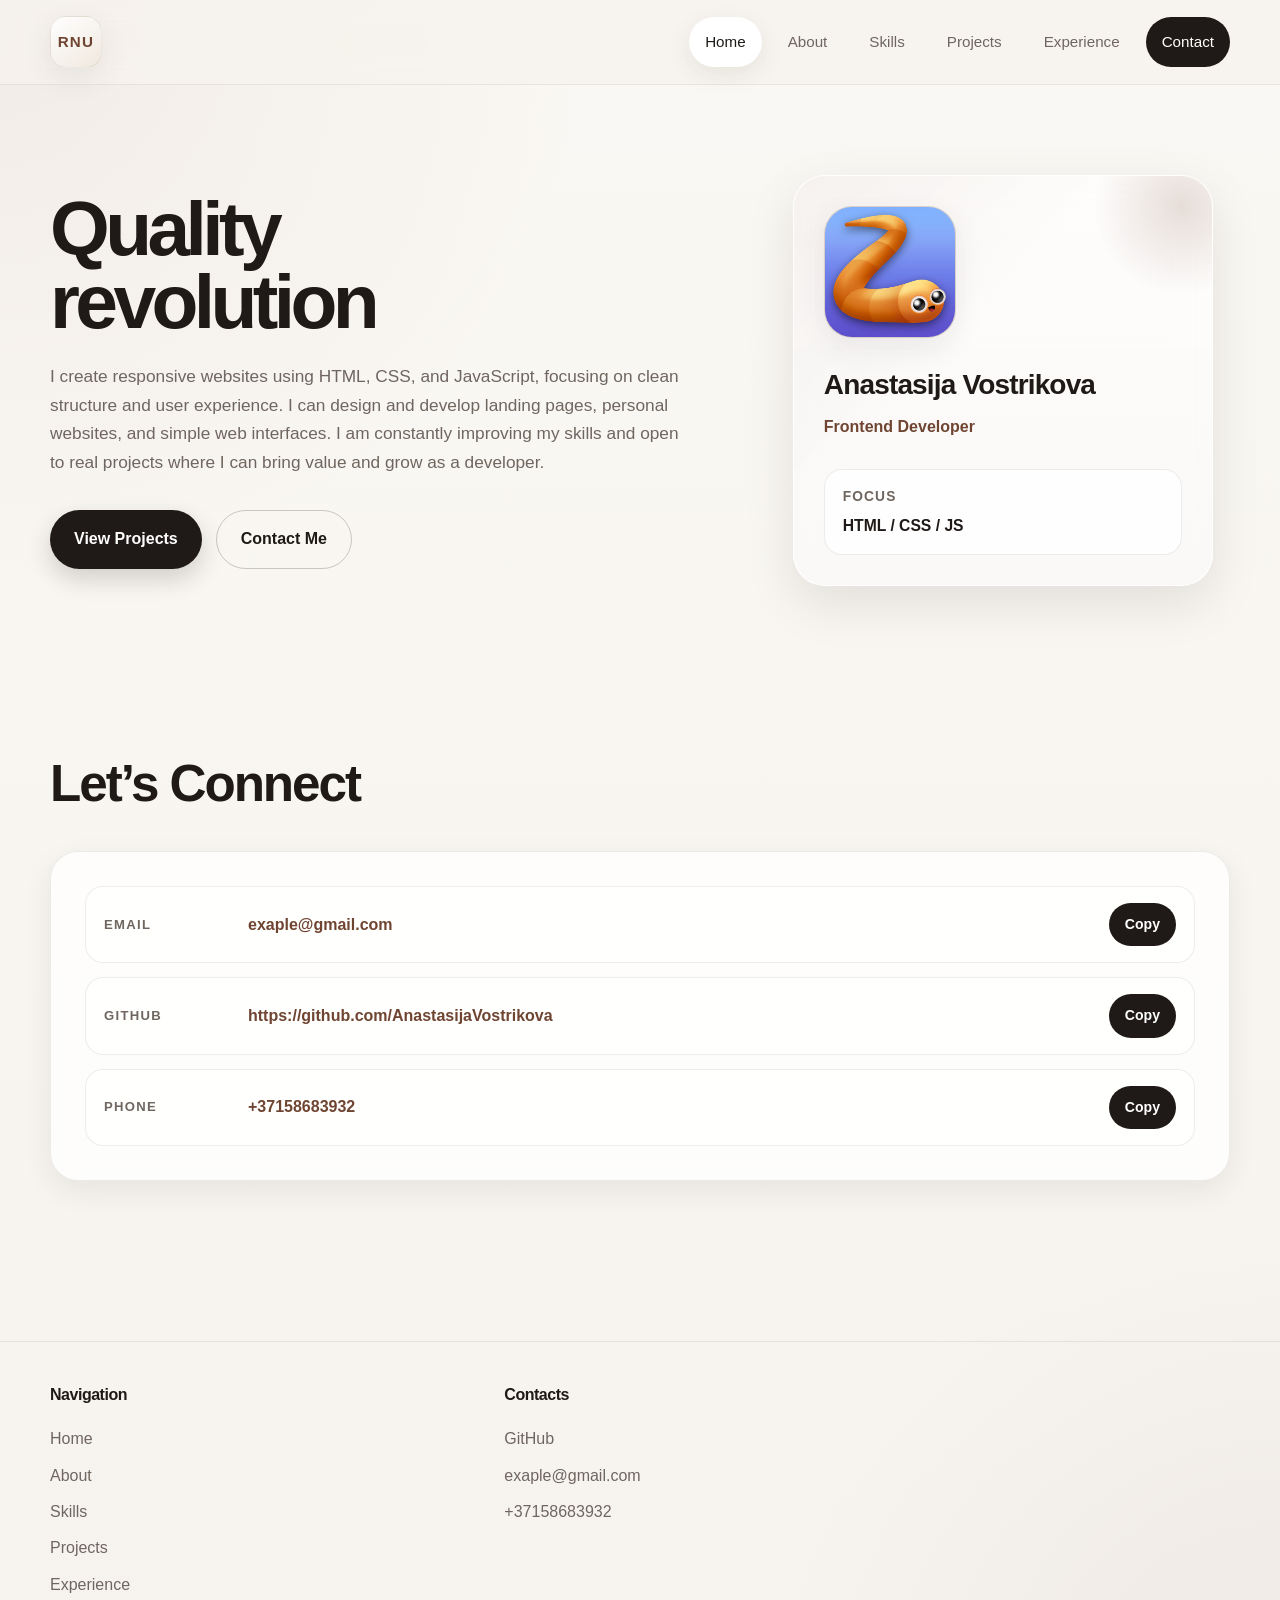
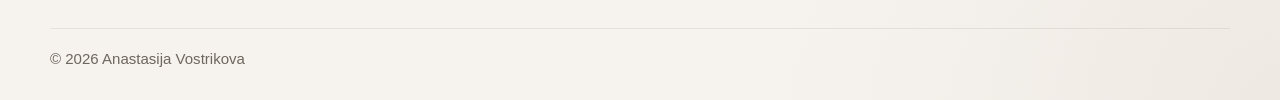
<file: index.html>
<!DOCTYPE html>
<html lang="en">
<head>
    <meta charset="UTF-8">
    <meta name="viewport" content="width=device-width, initial-scale=1.0">
    <title>Anastasija Vostrikova| Portfolio</title>
    <link rel="stylesheet" href="style.css">
</head>
<body>

    <script src="nav.js"></script>

    <header class="site-header">
    <div class="container header-inner">
        <a href="index.html" class="logo" aria-label="Nikita Petkuns home">
            <span class="logo-mark">RNU</span>
            
        </a>

        <nav class="main-nav">
            <a href="index.html" class="nav-link">Home</a>
            <a href="about.html" class="nav-link">About</a>
            <a href="skill.html" class="nav-link">Skills</a>
            <a href="project.html" class="nav-link">Projects</a>
            <a href="experience.html" class="nav-link">Experience</a>
            <a href="index.html#contact" class="nav-link nav-contact">Contact</a>
        </nav>
    </div>
</header>

    <section id="hero" class="hero">
        <div class="container hero-grid">

            <div class="hero-left">
                <h1>Quality revolution</h1>
                <p class="hero-text">
                    I create responsive websites using HTML, CSS, and JavaScript, focusing on clean structure and user experience.
                    I can design and develop landing pages, personal websites, and simple web interfaces.
                    I am constantly improving my skills and open to real projects where I can bring value and grow as a developer.
                </p>

                <div class="hero-buttons">
                    <a href="project.html#projects" class="btn">View Projects</a>
                    <a href="index.html#contact" class="btn btn-outline">Contact Me</a>
                </div>
            </div>

            <div class="hero-right">
                <div class="profile-card">
                    <div class="profile-glow"></div>
                    <div class="profile-avatar">
                        <img src="images3.png" alt="Anastasija Vostrikova">
                    </div>

                    <h3>Anastasija Vostrikova</h3>
                    <p class="profile-role">Frontend Developer</p>

                    <div class="profile-info">

                        <div class="info-row">
                            <span>Focus</span>
                            <strong>HTML / CSS / JS</strong>
                        </div>

                        
                    </div>
                </div>
            </div>

        </div>
    </section>

    <section id="contact" class="contact section">
        <div class="container">
            <div class="section-title">
                
                <h2>Let’s Connect</h2>
            </div>

            <div class="contact-card">
                <p>Email: exaple@gmail.com</p>
                <p>GitHub: https://github.com/AnastasijaVostrikova</p>
                <p>Phone: +37158683932</p>
            </div>
        </div>
    </section>
    
    <div id="footer-placeholder"></div>
    <script src="footer.js"></script>
    <script src="contact.js"></script>
</body>
</html>
</file>
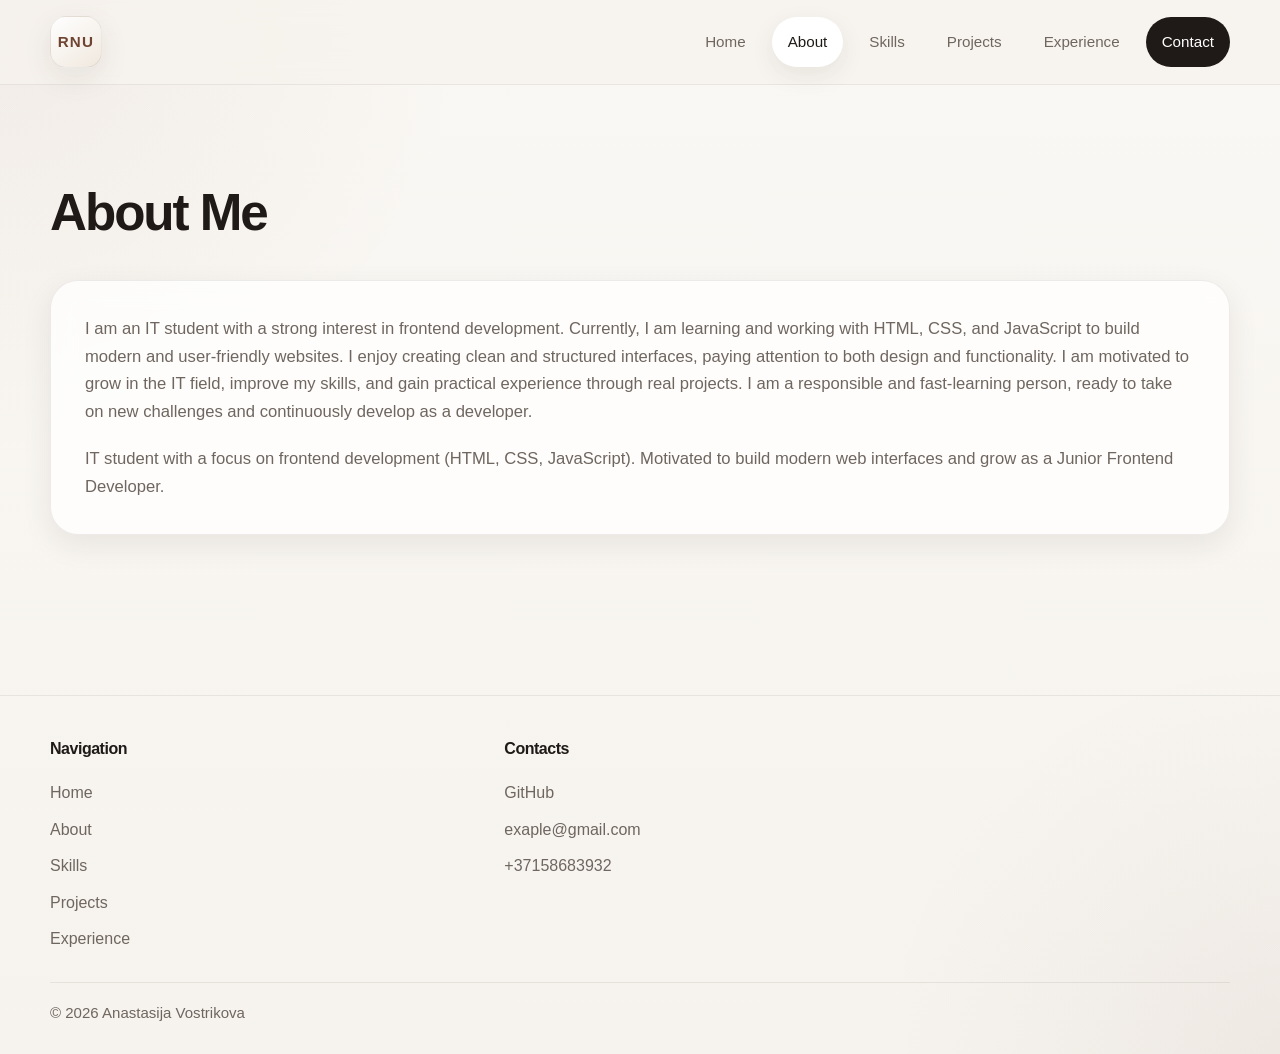
<file: about.html>
<!DOCTYPE html>
<html lang="en">
<head>
    <meta charset="UTF-8">
    <meta name="viewport" content="width=device-width, initial-scale=1.0">
    <title>Anastasija Vostrikova| Portfolio</title>
    <link rel="stylesheet" href="style.css">
</head>
<body>

    <script src="nav.js"></script>

    <header class="site-header">
    <div class="container header-inner">
        <a href="index.html" class="logo" aria-label="Nikita Petkuns home">
            <span class="logo-mark">RNU</span>
            
        </a>

        <nav class="main-nav">
            <a href="index.html" class="nav-link">Home</a>
            <a href="about.html" class="nav-link">About</a>
            <a href="skill.html" class="nav-link">Skills</a>
            <a href="project.html" class="nav-link">Projects</a>
            <a href="experience.html" class="nav-link">Experience</a>
            <a href="index.html#contact" class="nav-link nav-contact">Contact</a>
        </nav>
    </div>
</header>

    <section id="about" class="about section">
        <div class="container">
            <div class="section-title">
                <h2>About Me</h2>
            </div>

            <div class="about-card">
                <p>
                    I am an IT student with a strong interest in frontend development.
                    Currently, I am learning and working with HTML, CSS, and JavaScript to build modern and user-friendly websites.

                    I enjoy creating clean and structured interfaces, paying attention to both design and functionality.
                    I am motivated to grow in the IT field, improve my skills, and gain practical experience through real projects.

                    I am a responsible and fast-learning person, ready to take on new challenges and continuously develop as a developer.
                </p>

                <p>
                    IT student with a focus on frontend development (HTML, CSS, JavaScript).
                    Motivated to build modern web interfaces and grow as a Junior Frontend Developer.
                </p>
            </div>
        </div>
    </section>

    <div id="footer-placeholder"></div>
    <script src="footer.js"></script>
</body>
</html>
</file>
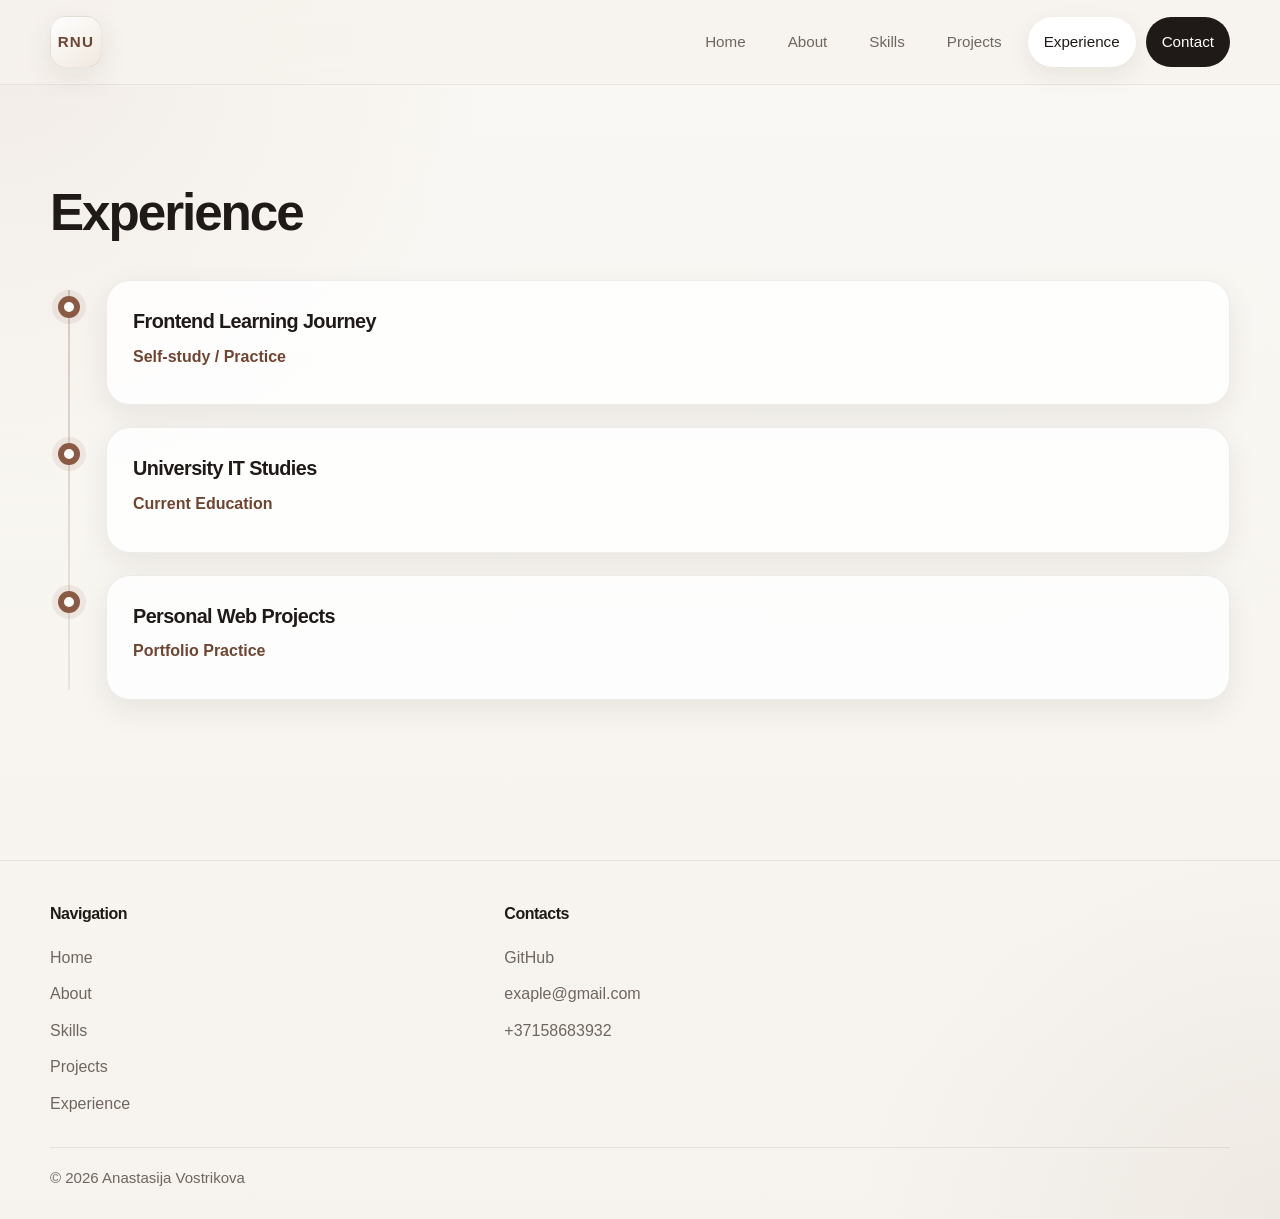
<file: experience.html>
<!DOCTYPE html>
<html lang="en">
<head>
    <meta charset="UTF-8">
    <meta name="viewport" content="width=device-width, initial-scale=1.0">
    <title>Anastasija Vostrikova| Portfolio</title>
    <link rel="stylesheet" href="style.css">
</head>
<body>

    <script src="nav.js"></script>
    
    <header class="site-header">
    <div class="container header-inner">
        <a href="index.html" class="logo" aria-label="Nikita Petkuns home">
            <span class="logo-mark">RNU</span>
            
        </a>

        <nav class="main-nav">
            <a href="index.html" class="nav-link">Home</a>
            <a href="about.html" class="nav-link">About</a>
            <a href="skill.html" class="nav-link">Skills</a>
            <a href="project.html" class="nav-link">Projects</a>
            <a href="experience.html" class="nav-link">Experience</a>
            <a href="index.html#contact" class="nav-link nav-contact">Contact</a>
        </nav>
    </div>
</header>

    <section id="experience" class="experience section">
        <div class="container">
            <div class="section-title">
               
                <h2>Experience</h2>
            </div>

            <div class="timeline">
                <div class="timeline-item">
                    <div class="timeline-dot"></div>
                    <div class="timeline-content">
                        <h3>Frontend Learning Journey</h3>
                        <p class="timeline-subtitle">Self-study / Practice</p>
                        <p>
                            
                        </p>
                    </div>
                </div>

                <div class="timeline-item">
                    <div class="timeline-dot"></div>
                    <div class="timeline-content">
                        <h3>University IT Studies</h3>
                        <p class="timeline-subtitle">Current Education</p>
                        <p>
                            
                        </p>
                    </div>
                </div>

                <div class="timeline-item">
                    <div class="timeline-dot"></div>
                    <div class="timeline-content">
                        <h3>Personal Web Projects</h3>
                        <p class="timeline-subtitle">Portfolio Practice</p>
                        <p>
                            
                        </p>
                    </div>
                </div>
            </div>
        </div>
    </section>

    <div id="footer-placeholder"></div>
    <script src="footer.js"></script>
</body>
</html>
</file>
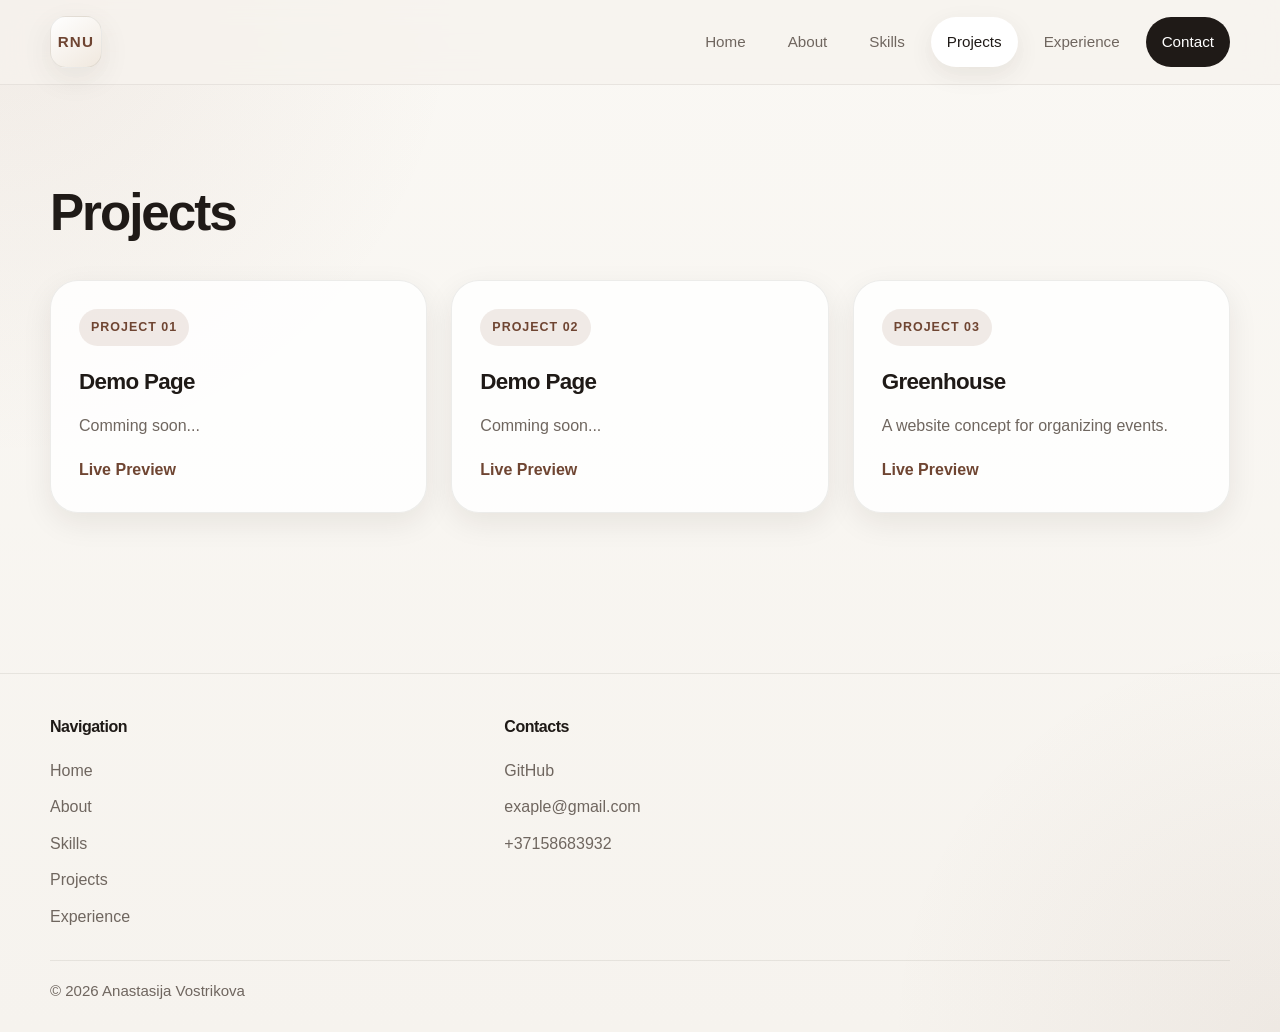
<file: project.html>
<!DOCTYPE html>
<html lang="en">
<head>
    <meta charset="UTF-8">
    <meta name="viewport" content="width=device-width, initial-scale=1.0">
    <title>Anastasija Vostrikova| Portfolio</title>
    <link rel="stylesheet" href="style.css">
</head>
<body>

    <script src="nav.js"></script>

    <header class="site-header">
    <div class="container header-inner">
        <a href="index.html" class="logo" aria-label="Nikita Petkuns home">
            <span class="logo-mark">RNU</span>
            
        </a>

        <nav class="main-nav">
            <a href="index.html" class="nav-link">Home</a>
            <a href="about.html" class="nav-link">About</a>
            <a href="skill.html" class="nav-link">Skills</a>
            <a href="project.html" class="nav-link">Projects</a>
            <a href="experience.html" class="nav-link">Experience</a>
            <a href="index.html#contact" class="nav-link nav-contact">Contact</a>
        </nav>
    </div>
</header>

    <section id="projects" class="projects section">
        <div class="container">
            <div class="section-title">
              
                <h2>Projects</h2>
            </div>

            <div class="projects-grid">
                <article class="project-card">
                    <div class="project-top">Project 01</div>
                    <h3>Demo Page</h3>
                    <p>
                        Comming soon...
                    </p>
                    <a href="#" class="project-link" target="_blank">Live Preview</a>
                </article>

                <article class="project-card">
                    <div class="project-top">Project 02</div>
                    <h3>Demo Page</h3>
                    <p>
                        Comming soon...
                    </p>
                    <a href="#" class="project-link">Live Preview</a>
                </article>

                <article class="project-card">
                    <div class="project-top">Project 03</div>
                    <h3>Greenhouse</h3>
                    <p>
                        A website concept for organizing events.
                    </p>
                    <a href="https://github.com/AnastasijaVostrikova/-Greenhouse" class="project-link" target="_blank">Live Preview</a>
                </article>
            </div>
        </div>
    </section>

    <div id="footer-placeholder"></div>
    <script src="footer.js"></script>
</body>
</html>
</file>
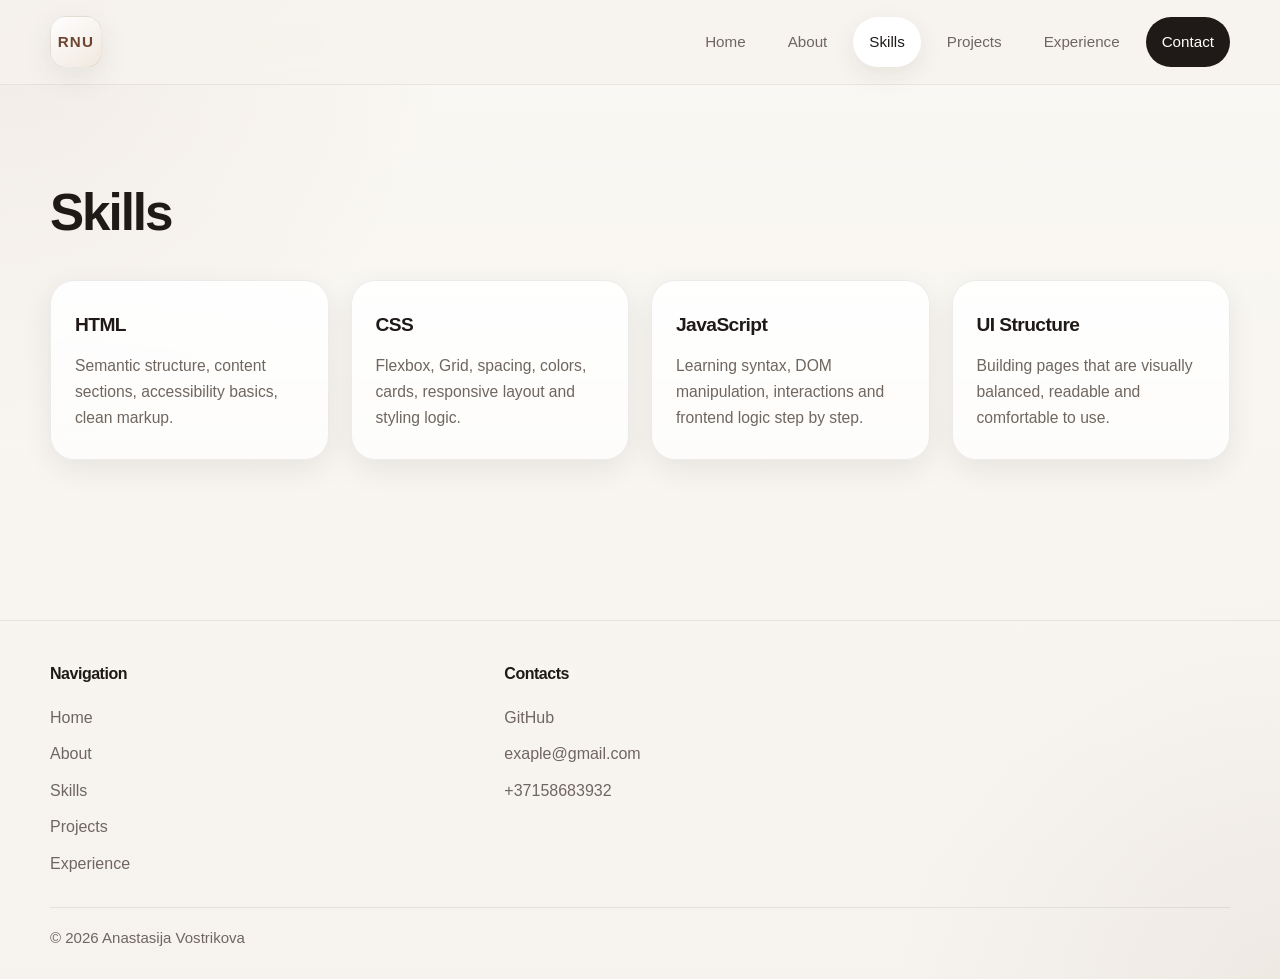
<file: skill.html>
<!DOCTYPE html>
<html lang="en">
<head>
    <meta charset="UTF-8">
    <meta name="viewport" content="width=device-width, initial-scale=1.0">
    <title>Anastasija Vostrikova| Portfolio</title>
    <link rel="stylesheet" href="style.css">
</head>
<body>

    <script src="nav.js"></script>
    
    <header class="site-header">
    <div class="container header-inner">
        <a href="index.html" class="logo" aria-label="Nikita Petkuns home">
            <span class="logo-mark">RNU</span>
            
        </a>

        <nav class="main-nav">
            <a href="index.html" class="nav-link">Home</a>
            <a href="about.html" class="nav-link">About</a>
            <a href="skill.html" class="nav-link">Skills</a>
            <a href="project.html" class="nav-link">Projects</a>
            <a href="experience.html" class="nav-link">Experience</a>
            <a href="index.html#contact" class="nav-link nav-contact">Contact</a>
        </nav>
    </div>
</header>

    <section id="skills" class="skills section">
        <div class="container">
            <div class="section-title">

                <h2>Skills</h2>
            </div>

            <div class="skills-grid">
                <div class="skill-card">
                    <h3>HTML</h3>
                    <p>Semantic structure, content sections, accessibility basics, clean markup.</p>
                </div>

                <div class="skill-card">
                    <h3>CSS</h3>
                    <p>Flexbox, Grid, spacing, colors, cards, responsive layout and styling logic.</p>
                </div>

                <div class="skill-card">
                    <h3>JavaScript</h3>
                    <p>Learning syntax, DOM manipulation, interactions and frontend logic step by step.</p>
                </div>

                <div class="skill-card">
                    <h3>UI Structure</h3>
                    <p>Building pages that are visually balanced, readable and comfortable to use.</p>
                </div>
            </div>
        </div>
    </section>

    <div id="footer-placeholder"></div>
    <script src="footer.js"></script>
</body>
</html>
</file>
<file: style.css>
:root {
    --bg: #f6f3ee;
    --surface: rgba(255, 255, 255, 0.72);
    --surface-strong: #ffffff;
    --text: #1f1a17;
    --muted: #6f665f;
    --line: rgba(31, 26, 23, 0.12);
    --line-strong: rgba(31, 26, 23, 0.22);
    --accent: #8a5a44;
    --accent-dark: #6f4532;
    --accent-soft: rgba(138, 90, 68, 0.12);
    --shadow-soft: 0 10px 30px rgba(34, 23, 18, 0.08);
    --shadow-card: 0 18px 50px rgba(34, 23, 18, 0.10);
    --radius-xl: 28px;
    --radius-lg: 20px;
    --radius-md: 14px;
    --container: 1180px;
    --transition: 0.28s ease;
}

* {
    margin: 0;
    padding: 0;
    box-sizing: border-box;
}

html {
    scroll-behavior: smooth;
}

body {
    min-height: 100vh;
    font-family: "Inter", "Segoe UI", Arial, sans-serif;
    color: var(--text);
    background:
        radial-gradient(circle at top left, rgba(138, 90, 68, 0.08), transparent 28%),
        radial-gradient(circle at bottom right, rgba(111, 69, 50, 0.06), transparent 24%),
        linear-gradient(180deg, #faf8f4 0%, #f6f3ee 100%);
    line-height: 1.65;
}

img {
    max-width: 100%;
    display: block;
}

a {
    color: inherit;
    text-decoration: none;
}

button,
input,
textarea {
    font: inherit;
}

.container {
    width: min(var(--container), calc(100% - 40px));
    margin: 0 auto;
}

/* Header */

.site-header {
    position: sticky;
    top: 0;
    z-index: 1000;
    backdrop-filter: blur(14px);
    background: rgba(246, 243, 238, 0.78);
    border-bottom: 1px solid rgba(31, 26, 23, 0.07);
}

.header-inner {
    min-height: 84px;
    display: flex;
    align-items: center;
    justify-content: space-between;
    gap: 24px;
}

.logo {
    display: inline-flex;
    align-items: center;
    gap: 14px;
    font-weight: 700;
    letter-spacing: 0.08em;
    text-transform: uppercase;
}

.logo-mark {
    width: 52px;
    height: 52px;
    border-radius: 16px;
    display: grid;
    place-items: center;
    background: linear-gradient(145deg, #ffffff, #f0e8de);
    border: 1px solid rgba(31, 26, 23, 0.08);
    box-shadow: var(--shadow-soft);
    color: var(--accent-dark);
    font-size: 0.95rem;
}

.main-nav {
    display: flex;
    align-items: center;
    flex-wrap: wrap;
    gap: 10px;
}

.nav-link {
    position: relative;
    padding: 12px 16px;
    border-radius: 999px;
    font-size: 0.95rem;
    color: var(--muted);
    transition: color var(--transition), background var(--transition), transform var(--transition);
}

.nav-link:hover {
    color: var(--text);
    background: rgba(255, 255, 255, 0.75);
}

.nav-link.active {
    color: var(--text);
    background: #ffffff;
    box-shadow: 0 8px 24px rgba(34, 23, 18, 0.08);
}

.nav-contact {
    background: var(--text);
    color: #fff;
}

.nav-contact:hover,
.nav-contact.active {
    background: var(--accent-dark);
    color: #fff;
}

/* Sections */

.section {
    padding: 100px 0;
}

.section-title {
    margin-bottom: 40px;
}

.section-title p {
    margin-bottom: 10px;
    color: var(--accent-dark);
    text-transform: uppercase;
    letter-spacing: 0.16em;
    font-size: 0.78rem;
    font-weight: 700;
}

.section-title h2 {
    font-size: clamp(2rem, 4vw, 3.4rem);
    line-height: 1.08;
    font-weight: 800;
    letter-spacing: -0.04em;
}

/* Hero */

.hero {
    padding: 90px 0 70px;
}

.hero-grid {
    display: grid;
    grid-template-columns: 1.2fr 0.8fr;
    gap: 44px;
    align-items: center;
}

.hero-left {
    position: relative;
}

.hero-label {
    display: inline-flex;
    align-items: center;
    gap: 10px;
    margin-bottom: 20px;
    padding: 9px 14px;
    border-radius: 999px;
    background: rgba(255, 255, 255, 0.78);
    border: 1px solid var(--line);
    color: var(--accent-dark);
    font-size: 0.82rem;
    font-weight: 700;
    letter-spacing: 0.08em;
    text-transform: uppercase;
}

.hero h1 {
    max-width: 9ch;
    font-size: clamp(3rem, 6vw, 5.7rem);
    line-height: 0.95;
    letter-spacing: -0.06em;
    margin-bottom: 24px;
    font-weight: 800;
}

.hero-text {
    max-width: 640px;
    color: var(--muted);
    font-size: 1.08rem;
    margin-bottom: 34px;
}

.hero-buttons {
    display: flex;
    flex-wrap: wrap;
    gap: 14px;
}

.btn {
    display: inline-flex;
    align-items: center;
    justify-content: center;
    padding: 15px 24px;
    border-radius: 999px;
    background: var(--text);
    color: #fff;
    font-weight: 600;
    transition: transform var(--transition), background var(--transition), box-shadow var(--transition);
    box-shadow: 0 10px 25px rgba(31, 26, 23, 0.18);
}

.btn:hover {
    transform: translateY(-2px);
    background: var(--accent-dark);
}

.btn-outline {
    background: transparent;
    color: var(--text);
    border: 1px solid var(--line-strong);
    box-shadow: none;
}

.btn-outline:hover {
    background: #fff;
    color: var(--text);
}

.hero-right {
    display: flex;
    justify-content: center;
}

.profile-card {
    position: relative;
    width: min(100%, 420px);
    padding: 30px;
    border-radius: 32px;
    background: rgba(255, 255, 255, 0.76);
    border: 1px solid rgba(255, 255, 255, 0.85);
    box-shadow: var(--shadow-card);
    backdrop-filter: blur(16px);
    overflow: hidden;
}

.profile-card::before {
    content: "";
    position: absolute;
    inset: 0;
    background:
        linear-gradient(135deg, rgba(138, 90, 68, 0.08), transparent 40%),
        linear-gradient(180deg, transparent, rgba(31, 26, 23, 0.02));
    pointer-events: none;
}

.profile-glow {
    position: absolute;
    width: 180px;
    height: 180px;
    top: -60px;
    right: -60px;
    border-radius: 50%;
    background: radial-gradient(circle, rgba(138, 90, 68, 0.20), transparent 70%);
    pointer-events: none;
}

.profile-avatar {
    position: relative;
    width: 132px;
    height: 132px;
    margin-bottom: 24px;
    border-radius: 28px;
    overflow: hidden;
    border: 1px solid rgba(31, 26, 23, 0.08);
    box-shadow: var(--shadow-soft);
    background: #e8dfd6;
}

.profile-avatar img {
    width: 100%;
    height: 100%;
    object-fit: cover;
}

.profile-card h3 {
    position: relative;
    font-size: 1.75rem;
    letter-spacing: -0.03em;
    margin-bottom: 6px;
}

.profile-role {
    position: relative;
    color: var(--accent-dark);
    font-weight: 600;
    margin-bottom: 28px;
}

.profile-info {
    position: relative;
    display: grid;
    gap: 14px;
}

.info-row {
    display: grid;
    gap: 6px;
    padding: 16px 18px;
    border-radius: 18px;
    background: rgba(255, 255, 255, 0.78);
    border: 1px solid rgba(31, 26, 23, 0.08);
}

.info-row span {
    color: var(--muted);
    font-size: 0.86rem;
    text-transform: uppercase;
    letter-spacing: 0.08em;
    font-weight: 700;
}

.info-row strong {
    font-size: 0.98rem;
    line-height: 1.5;
    font-weight: 600;
}

/* Cards: about/contact */

.about-card,
.contact-card {
    background: rgba(255, 255, 255, 0.76);
    border: 1px solid rgba(31, 26, 23, 0.08);
    border-radius: var(--radius-xl);
    padding: 34px;
    box-shadow: var(--shadow-soft);
    backdrop-filter: blur(12px);
}

.about-card p + p {
    margin-top: 20px;
}

.about-card p {
    color: var(--muted);
    font-size: 1.04rem;
}

/* Skills */

.skills-grid {
    display: grid;
    grid-template-columns: repeat(4, 1fr);
    gap: 22px;
}

.skill-card {
    position: relative;
    padding: 28px 24px;
    border-radius: 24px;
    background: linear-gradient(180deg, rgba(255,255,255,0.92), rgba(255,255,255,0.70));
    border: 1px solid rgba(31, 26, 23, 0.08);
    box-shadow: var(--shadow-soft);
    transition: transform var(--transition), border-color var(--transition), box-shadow var(--transition);
}

.skill-card:hover {
    transform: translateY(-6px);
    border-color: rgba(138, 90, 68, 0.22);
    box-shadow: 0 18px 40px rgba(34, 23, 18, 0.10);
}

.skill-card h3 {
    margin-bottom: 12px;
    font-size: 1.2rem;
    letter-spacing: -0.03em;
}

.skill-card p {
    color: var(--muted);
    font-size: 0.98rem;
}

/* Projects */

.projects-grid {
    display: grid;
    grid-template-columns: repeat(3, 1fr);
    gap: 24px;
}

.project-card {
    display: flex;
    flex-direction: column;
    padding: 28px;
    border-radius: 28px;
    background: rgba(255, 255, 255, 0.82);
    border: 1px solid rgba(31, 26, 23, 0.08);
    box-shadow: var(--shadow-soft);
    transition: transform var(--transition), box-shadow var(--transition);
}

.project-card:hover {
    transform: translateY(-6px);
    box-shadow: 0 20px 45px rgba(34, 23, 18, 0.12);
}

.project-top {
    display: inline-block;
    width: fit-content;
    margin-bottom: 18px;
    padding: 8px 12px;
    border-radius: 999px;
    background: var(--accent-soft);
    color: var(--accent-dark);
    font-size: 0.78rem;
    font-weight: 700;
    letter-spacing: 0.08em;
    text-transform: uppercase;
}

.project-card h3 {
    margin-bottom: 12px;
    font-size: 1.4rem;
    letter-spacing: -0.03em;
}

.project-card p {
    color: var(--muted);
    margin-bottom: 18px;
}

.project-link {
    margin-top: auto;
    display: inline-flex;
    align-items: center;
    gap: 8px;
    width: fit-content;
    font-weight: 700;
    color: var(--accent-dark);
    transition: gap var(--transition), color var(--transition);
}

.project-link:hover {
    gap: 12px;
    color: var(--text);
}

/* Experience */

.timeline {
    position: relative;
    display: grid;
    gap: 22px;
}

.timeline::before {
    content: "";
    position: absolute;
    top: 10px;
    left: 18px;
    width: 2px;
    height: calc(100% - 20px);
    background: linear-gradient(180deg, rgba(138, 90, 68, 0.28), rgba(31, 26, 23, 0.08));
}

.timeline-item {
    position: relative;
    padding-left: 56px;
}

.timeline-dot {
    position: absolute;
    top: 16px;
    left: 8px;
    width: 22px;
    height: 22px;
    border-radius: 50%;
    background: #fff;
    border: 6px solid var(--accent);
    box-shadow: 0 0 0 6px rgba(138, 90, 68, 0.10);
}

.timeline-content {
    padding: 24px 26px;
    border-radius: 24px;
    background: rgba(255, 255, 255, 0.82);
    border: 1px solid rgba(31, 26, 23, 0.08);
    box-shadow: var(--shadow-soft);
}

.timeline-content h3 {
    font-size: 1.24rem;
    margin-bottom: 6px;
    letter-spacing: -0.03em;
}

.timeline-subtitle {
    color: var(--accent-dark);
    font-weight: 700;
    margin-bottom: 10px;
}

.timeline-content p:last-child {
    color: var(--muted);
}

/* Contact */

.contact-card {
    display: grid;
    gap: 14px;
}

.contact-row {
    display: grid;
    grid-template-columns: 130px 1fr auto;
    align-items: center;
    gap: 14px;
    padding: 16px 18px;
    border: 1px solid rgba(31, 26, 23, 0.08);
    border-radius: 18px;
    background: rgba(255,255,255,0.72);
}

.contact-label {
    font-size: 0.82rem;
    letter-spacing: 0.10em;
    text-transform: uppercase;
    color: var(--muted);
    font-weight: 700;
}

.contact-value {
    min-width: 0;
    word-break: break-word;
    color: var(--text);
    font-weight: 600;
}

.contact-value a {
    color: var(--accent-dark);
}

.contact-copy-btn {
    border: none;
    outline: none;
    border-radius: 999px;
    padding: 10px 16px;
    background: var(--text);
    color: #fff;
    cursor: pointer;
    font-size: 0.88rem;
    font-weight: 600;
    transition: transform var(--transition), background var(--transition);
}

.contact-copy-btn:hover {
    transform: translateY(-2px);
    background: var(--accent-dark);
}

.contact-copy-btn.copied {
    background: #3e7c59;
}

/* Footer */

.footer {
    margin-top: 60px;
    padding-top: 40px;
    border-top: 1px solid rgba(31, 26, 23, 0.08);
}

.footer-grid {
    display: grid;
    grid-template-columns: 1.1fr 0.8fr 1fr;
    gap: 28px;
    padding-bottom: 30px;
}

.footer-col {
    display: grid;
    align-content: start;
    gap: 10px;
}

.footer-col h3,
.footer-col h4 {
    margin-bottom: 8px;
    letter-spacing: -0.03em;
}

.footer-col p,
.footer-col a {
    color: var(--muted);
    transition: color var(--transition);
}

.footer-col a:hover {
    color: var(--accent-dark);
}

.footer-bottom {
    padding: 18px 0 28px;
    border-top: 1px solid rgba(31, 26, 23, 0.08);
    color: var(--muted);
    font-size: 0.94rem;
}

/* Reveal animation */

.reveal {
    opacity: 0;
    transform: translateY(22px);
    transition: opacity 0.7s ease, transform 0.7s ease;
}

.reveal.reveal-visible {
    opacity: 1;
    transform: translateY(0);
}

/* Responsive */

@media (max-width: 1100px) {
    .hero-grid,
    .projects-grid,
    .skills-grid,
    .footer-grid {
        grid-template-columns: 1fr 1fr;
    }

    .hero-grid {
        grid-template-columns: 1fr;
    }

    .hero h1 {
        max-width: 100%;
    }
}

@media (max-width: 760px) {
    .container {
        width: min(100% - 24px, var(--container));
    }

    .header-inner {
        padding: 16px 0;
        align-items: flex-start;
        flex-direction: column;
    }

    .main-nav {
        width: 100%;
        gap: 8px;
    }

    .nav-link {
        padding: 10px 14px;
        font-size: 0.92rem;
    }

    .section,
    .hero {
        padding: 72px 0;
    }

    .hero h1 {
        font-size: clamp(2.5rem, 11vw, 4rem);
    }

    .hero-text {
        font-size: 1rem;
    }

    .skills-grid,
    .projects-grid,
    .footer-grid {
        grid-template-columns: 1fr;
    }

    .contact-row {
        grid-template-columns: 1fr;
        align-items: start;
    }

    .profile-card,
    .about-card,
    .contact-card,
    .timeline-content,
    .project-card,
    .skill-card {
        padding: 24px;
        border-radius: 22px;
    }
}
</file>
